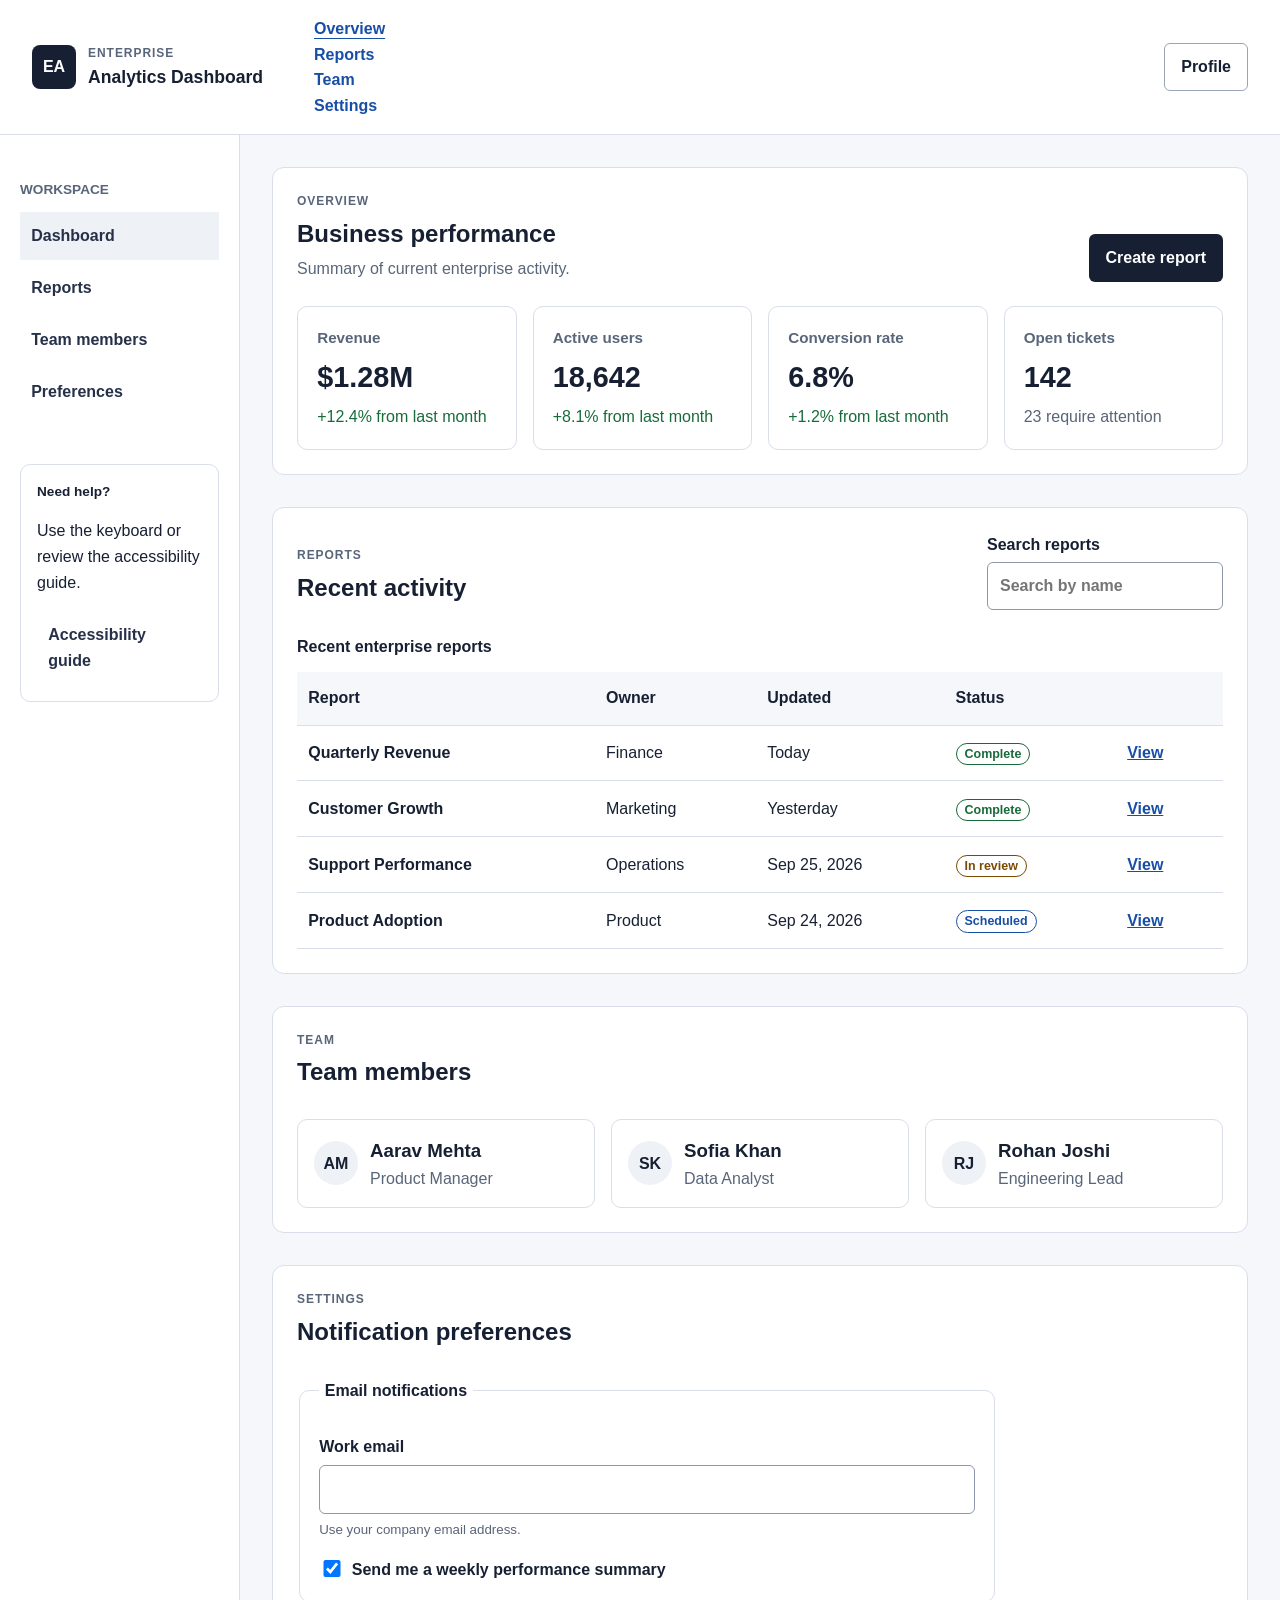
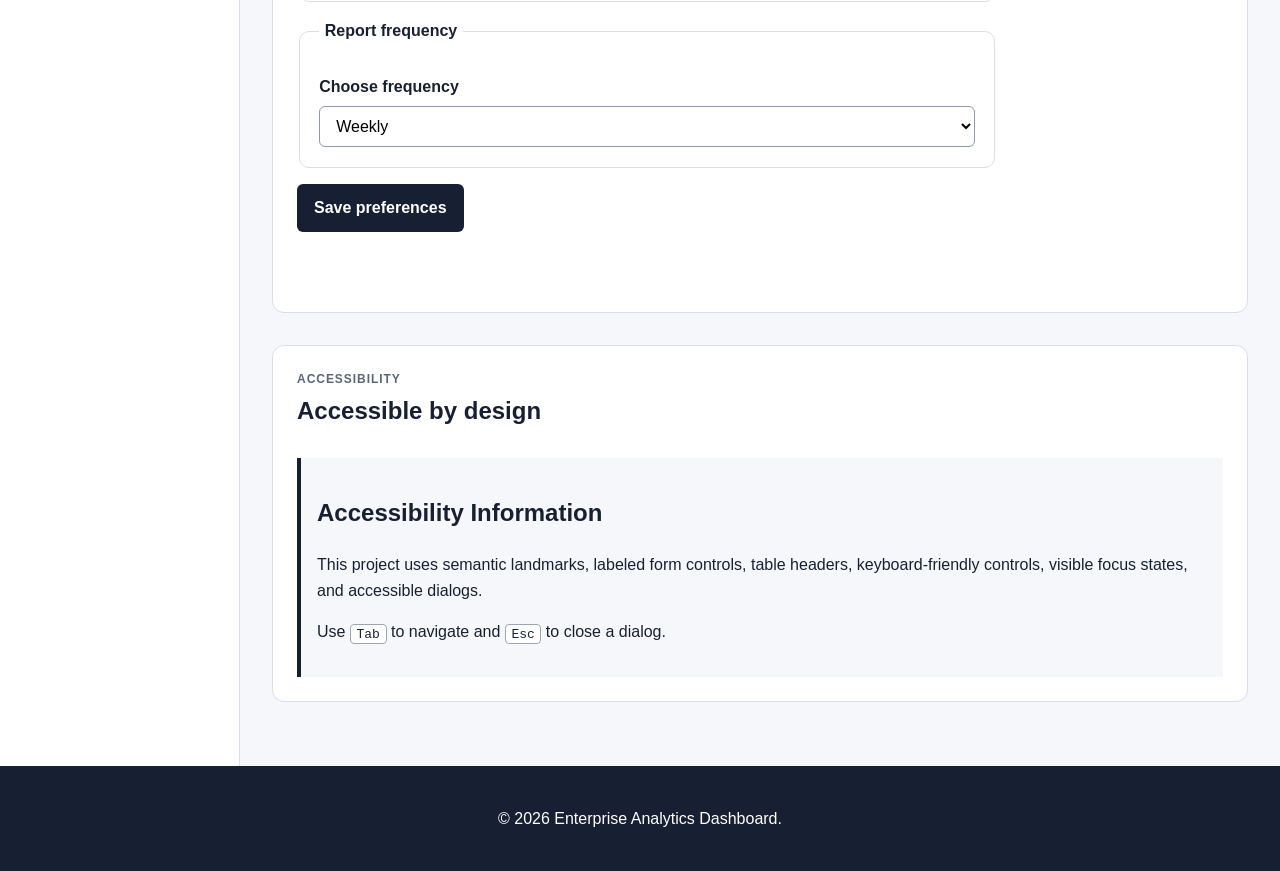
<file: index.html>
<!DOCTYPE html>
<html lang="en">
<head>
  <meta charset="UTF-8">
  <meta name="viewport" content="width=device-width, initial-scale=1.0">
  <meta name="description" content="Accessible enterprise dashboard using semantic HTML5 and WCAG 2.1 practices.">
  <title>Enterprise Analytics Dashboard</title>
  <link rel="stylesheet" href="styles.css">
</head>
<body>
  <a class="skip-link" href="#main-content">Skip to main content</a>

  <header class="site-header">
    <div class="brand">
      <div class="logo" aria-hidden="true">EA</div>
      <div>
        <p class="eyebrow">Enterprise</p>
        <h1>Analytics Dashboard</h1>
      </div>
    </div>

    <nav aria-label="Primary navigation">
    <ul class="primary-nav">
    <li><a href="index.html" aria-current="page">Overview</a></li>
    <li><a href="reports.html">Reports</a></li>
    <li><a href="team.html">Team</a></li>
    <li><a href="settings.html">Settings</a></li>
</ul>
    </nav>

    <button class="btn secondary" id="profileBtn" type="button">Profile</button>
  </header>

  <div class="layout">
    <aside class="sidebar" aria-label="Dashboard sidebar">
      <h2>Workspace</h2>
    <nav aria-label="Workspace navigation">
    <ul>
        <li><a class="active" href="index.html">Dashboard</a></li>
        <li><a href="reports.html">Reports</a></li>
        <li><a href="team.html">Team members</a></li>
        <li><a href="settings.html">Preferences</a></li>
    </ul>
</nav>

      <section class="help-box" aria-labelledby="help-heading">
        <h2 id="help-heading">Need help?</h2>
        <p>Use the keyboard or review the accessibility guide.</p>
        <a href="#accessibility">Accessibility guide</a>
      </section>
    </aside>

    <main id="main-content" tabindex="-1">
      <section id="overview" aria-labelledby="overview-heading">
        <div class="section-heading">
          <div>
            <p class="eyebrow">Overview</p>
            <h2 id="overview-heading">Business performance</h2>
            <p>Summary of current enterprise activity.</p>
          </div>
          <button class="btn primary" id="reportBtn" type="button">Create report</button>
        </div>

        <div class="metrics">
          <article class="card">
            <h3>Revenue</h3>
            <p class="metric">$1.28M</p>
            <p class="positive">+12.4% from last month</p>
          </article>
          <article class="card">
            <h3>Active users</h3>
            <p class="metric">18,642</p>
            <p class="positive">+8.1% from last month</p>
          </article>
          <article class="card">
            <h3>Conversion rate</h3>
            <p class="metric">6.8%</p>
            <p class="positive">+1.2% from last month</p>
          </article>
          <article class="card">
            <h3>Open tickets</h3>
            <p class="metric">142</p>
            <p class="neutral">23 require attention</p>
          </article>
        </div>
      </section>

      <section id="reports" aria-labelledby="reports-heading">
        <div class="section-heading">
          <div>
            <p class="eyebrow">Reports</p>
            <h2 id="reports-heading">Recent activity</h2>
          </div>
          <div class="search">
            <label for="reportSearch">Search reports</label>
            <input id="reportSearch" type="search" placeholder="Search by name">
          </div>
        </div>

        <div class="table-wrap">
          <table>
            <caption>Recent enterprise reports</caption>
            <thead>
              <tr>
                <th scope="col">Report</th>
                <th scope="col">Owner</th>
                <th scope="col">Updated</th>
                <th scope="col">Status</th>
                <th scope="col"><span class="sr-only">Action</span></th>
              </tr>
            </thead>
            <tbody id="reportTable">
              <tr>
                <th scope="row">Quarterly Revenue</th>
                <td>Finance</td>
                <td>Today</td>
                <td><span class="status complete">Complete</span></td>
                <td><button class="link-btn view-btn" type="button">View</button></td>
              </tr>
              <tr>
                <th scope="row">Customer Growth</th>
                <td>Marketing</td>
                <td>Yesterday</td>
                <td><span class="status complete">Complete</span></td>
                <td><button class="link-btn view-btn" type="button">View</button></td>
              </tr>
              <tr>
                <th scope="row">Support Performance</th>
                <td>Operations</td>
                <td>Sep 25, 2026</td>
                <td><span class="status review">In review</span></td>
                <td><button class="link-btn view-btn" type="button">View</button></td>
              </tr>
              <tr>
                <th scope="row">Product Adoption</th>
                <td>Product</td>
                <td>Sep 24, 2026</td>
                <td><span class="status scheduled">Scheduled</span></td>
                <td><button class="link-btn view-btn" type="button">View</button></td>
              </tr>
            </tbody>
          </table>
        </div>
      </section>

      <section id="team" aria-labelledby="team-heading">
        <div class="section-heading">
          <div>
            <p class="eyebrow">Team</p>
            <h2 id="team-heading">Team members</h2>
          </div>
        </div>

        <div class="team-grid">
          <article class="person">
            <div class="avatar" aria-hidden="true">AM</div>
            <div><h3>Aarav Mehta</h3><p>Product Manager</p></div>
          </article>
          <article class="person">
            <div class="avatar" aria-hidden="true">SK</div>
            <div><h3>Sofia Khan</h3><p>Data Analyst</p></div>
          </article>
          <article class="person">
            <div class="avatar" aria-hidden="true">RJ</div>
            <div><h3>Rohan Joshi</h3><p>Engineering Lead</p></div>
          </article>
        </div>
      </section>

      <section id="settings" aria-labelledby="settings-heading">
        <div class="section-heading">
          <div>
            <p class="eyebrow">Settings</p>
            <h2 id="settings-heading">Notification preferences</h2>
          </div>
        </div>

        <form id="settingsForm">
          <fieldset>
            <legend>Email notifications</legend>
            <div class="form-row">
              <label for="email">Work email</label>
              <input id="email" name="email" type="email" autocomplete="email"
                     required aria-describedby="emailHelp">
              <small id="emailHelp">Use your company email address.</small>
            </div>
            <div class="checkbox-row">
              <input id="weekly" name="weekly" type="checkbox" checked>
              <label for="weekly">Send me a weekly performance summary</label>
            </div>
          </fieldset>

          <fieldset>
            <legend>Report frequency</legend>
            <div class="form-row">
              <label for="frequency">Choose frequency</label>
              <select id="frequency" name="frequency">
                <option value="daily">Daily</option>
                <option value="weekly" selected>Weekly</option>
                <option value="monthly">Monthly</option>
              </select>
            </div>
          </fieldset>

          <button class="btn primary" type="submit">Save preferences</button>
          <p id="formMessage" role="status" aria-live="polite"></p>
        </form>
      </section>

      <section id="accessibility" aria-labelledby="accessibility-heading">
        <div class="section-heading">
          <div>
            <p class="eyebrow">Accessibility</p>
            <h2 id="accessibility-heading">Accessible by design</h2>
          </div>
        </div>
        <article class="info-box">
    <h2>Accessibility Information</h2>
    <p>This project uses semantic landmarks, labeled form controls, table headers, keyboard-friendly controls, visible focus states, and accessible dialogs.</p>
    <p>Use <kbd>Tab</kbd> to navigate and <kbd>Esc</kbd> to close a dialog.</p>
</article>
      </section>
    </main>
  </div>

  <footer class="site-footer">
    <p>&copy; 2026 Enterprise Analytics Dashboard.</p>
  </footer>

  <dialog id="reportDialog" aria-labelledby="dialogTitle">
    <form method="dialog" id="reportForm" class="dialog-card">
      <button class="close-btn" value="cancel" aria-label="Close dialog">&times;</button>
      <h2 id="dialogTitle">Create a report</h2>
      <p>Enter the report details.</p>

      <div class="form-row">
        <label for="reportName">Report name</label>
        <input id="reportName" name="reportName" type="text" minlength="3" required
               aria-describedby="reportHelp">
        <small id="reportHelp">Minimum 3 characters.</small>
      </div>

      <div class="form-row">
        <label for="reportType">Report type</label>
        <select id="reportType" name="reportType" required>
          <option value="">Select a type</option>
          <option>Revenue</option>
          <option>Customer Growth</option>
          <option>Support Performance</option>
        </select>
      </div>

      <div class="dialog-actions">
        <button class="btn secondary" value="cancel">Cancel</button>
        <button class="btn primary" id="createReport" value="default">Create report</button>
      </div>
    </form>
  </dialog>

  <dialog id="profileDialog" aria-labelledby="profileTitle">
    <form method="dialog" class="dialog-card">
      <button class="close-btn" value="cancel" aria-label="Close profile dialog">&times;</button>
      <h2 id="profileTitle">Profile</h2>
      <p>Enterprise Analytics workspace profile.</p>
      <div class="dialog-actions">
        <button class="btn primary" value="cancel">Close</button>
      </div>
    </form>
  </dialog>

  <script src="script.js"></script>
</body>
</html>
</file>
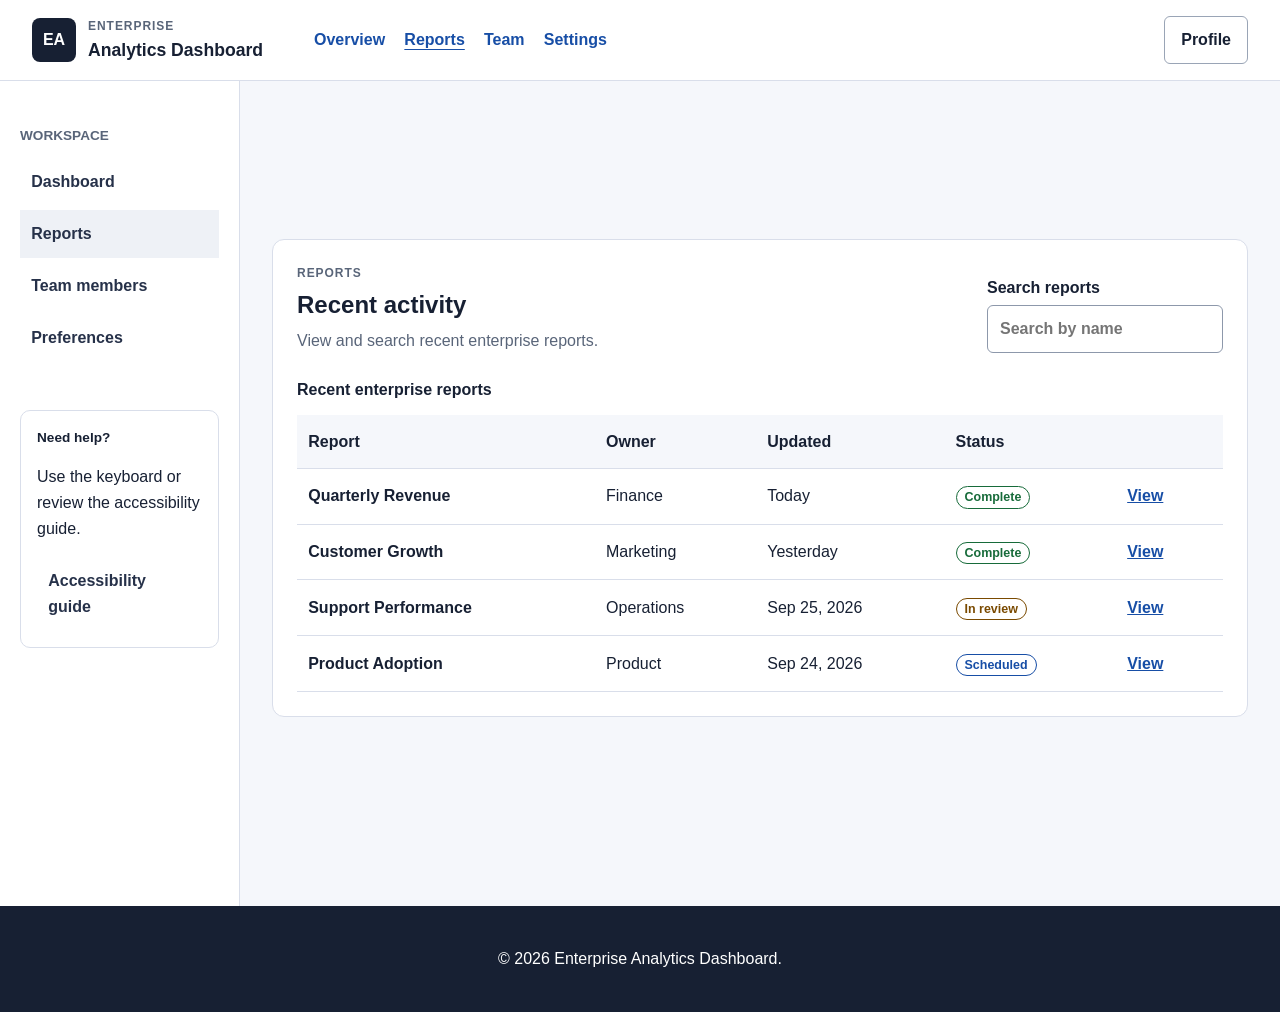
<file: reports.html>
<!DOCTYPE html>
<html lang="en">
<head>
  <meta charset="UTF-8">
  <meta name="viewport" content="width=device-width, initial-scale=1.0">
  <meta name="description" content="Enterprise reports dashboard with accessible tables and search.">
  <title>Reports - Enterprise Analytics Dashboard</title>
  <link rel="stylesheet" href="styles.css">
</head>

<body>
  <a class="skip-link" href="#main-content">Skip to main content</a>

  <header class="site-header">
    <div class="brand">
      <div class="logo" aria-hidden="true">EA</div>
      <div>
        <p class="eyebrow">Enterprise</p>
        <h1>Analytics Dashboard</h1>
      </div>
    </div>

    <nav class="primary-nav" aria-label="Primary navigation">
      <ul>
        <li><a href="index.html">Overview</a></li>
        <li><a href="reports.html" aria-current="page">Reports</a></li>
        <li><a href="team.html">Team</a></li>
        <li><a href="settings.html">Settings</a></li>
      </ul>
    </nav>

    <button class="btn secondary" id="profileBtn" type="button">
      Profile
    </button>
  </header>

  <div class="layout">

    <aside class="sidebar" aria-label="Dashboard sidebar">
      <h2>Workspace</h2>

      <nav aria-label="Workspace navigation">
        <ul>
          <li><a href="index.html">Dashboard</a></li>
          <li><a class="active" href="reports.html">Reports</a></li>
          <li><a href="team.html">Team members</a></li>
          <li><a href="settings.html">Preferences</a></li>
        </ul>
      </nav>

      <section class="help-box" aria-labelledby="help-heading">
        <h2 id="help-heading">Need help?</h2>
        <p>Use the keyboard or review the accessibility guide.</p>
        <a href="index.html#accessibility">Accessibility guide</a>
      </section>
    </aside>

    <main id="main-content" tabindex="-1">

      <section aria-labelledby="reports-heading">

        <div class="section-heading">
          <div>
            <p class="eyebrow">Reports</p>
            <h2 id="reports-heading">Recent activity</h2>
            <p>View and search recent enterprise reports.</p>
          </div>

          <div class="search">
            <label for="reportSearch">Search reports</label>
            <input
              id="reportSearch"
              type="search"
              placeholder="Search by name"
            >
          </div>
        </div>

        <div class="table-wrap">
          <table>
            <caption>Recent enterprise reports</caption>

            <thead>
              <tr>
                <th scope="col">Report</th>
                <th scope="col">Owner</th>
                <th scope="col">Updated</th>
                <th scope="col">Status</th>
                <th scope="col">
                  <span class="sr-only">Action</span>
                </th>
              </tr>
            </thead>

            <tbody id="reportTable">
              <tr>
                <th scope="row">Quarterly Revenue</th>
                <td>Finance</td>
                <td>Today</td>
                <td>
                  <span class="status complete">Complete</span>
                </td>
                <td>
                  <button class="link-btn view-btn" type="button">
                    View
                  </button>
                </td>
              </tr>

              <tr>
                <th scope="row">Customer Growth</th>
                <td>Marketing</td>
                <td>Yesterday</td>
                <td>
                  <span class="status complete">Complete</span>
                </td>
                <td>
                  <button class="link-btn view-btn" type="button">
                    View
                  </button>
                </td>
              </tr>

              <tr>
                <th scope="row">Support Performance</th>
                <td>Operations</td>
                <td>Sep 25, 2026</td>
                <td>
                  <span class="status review">In review</span>
                </td>
                <td>
                  <button class="link-btn view-btn" type="button">
                    View
                  </button>
                </td>
              </tr>

              <tr>
                <th scope="row">Product Adoption</th>
                <td>Product</td>
                <td>Sep 24, 2026</td>
                <td>
                  <span class="status scheduled">Scheduled</span>
                </td>
                <td>
                  <button class="link-btn view-btn" type="button">
                    View
                  </button>
                </td>
              </tr>
            </tbody>
          </table>
        </div>

      </section>

    </main>
  </div>

  <footer class="site-footer">
    <p>&copy; 2026 Enterprise Analytics Dashboard.</p>
  </footer>

  <script src="script.js"></script>
</body>
</html>
</file>
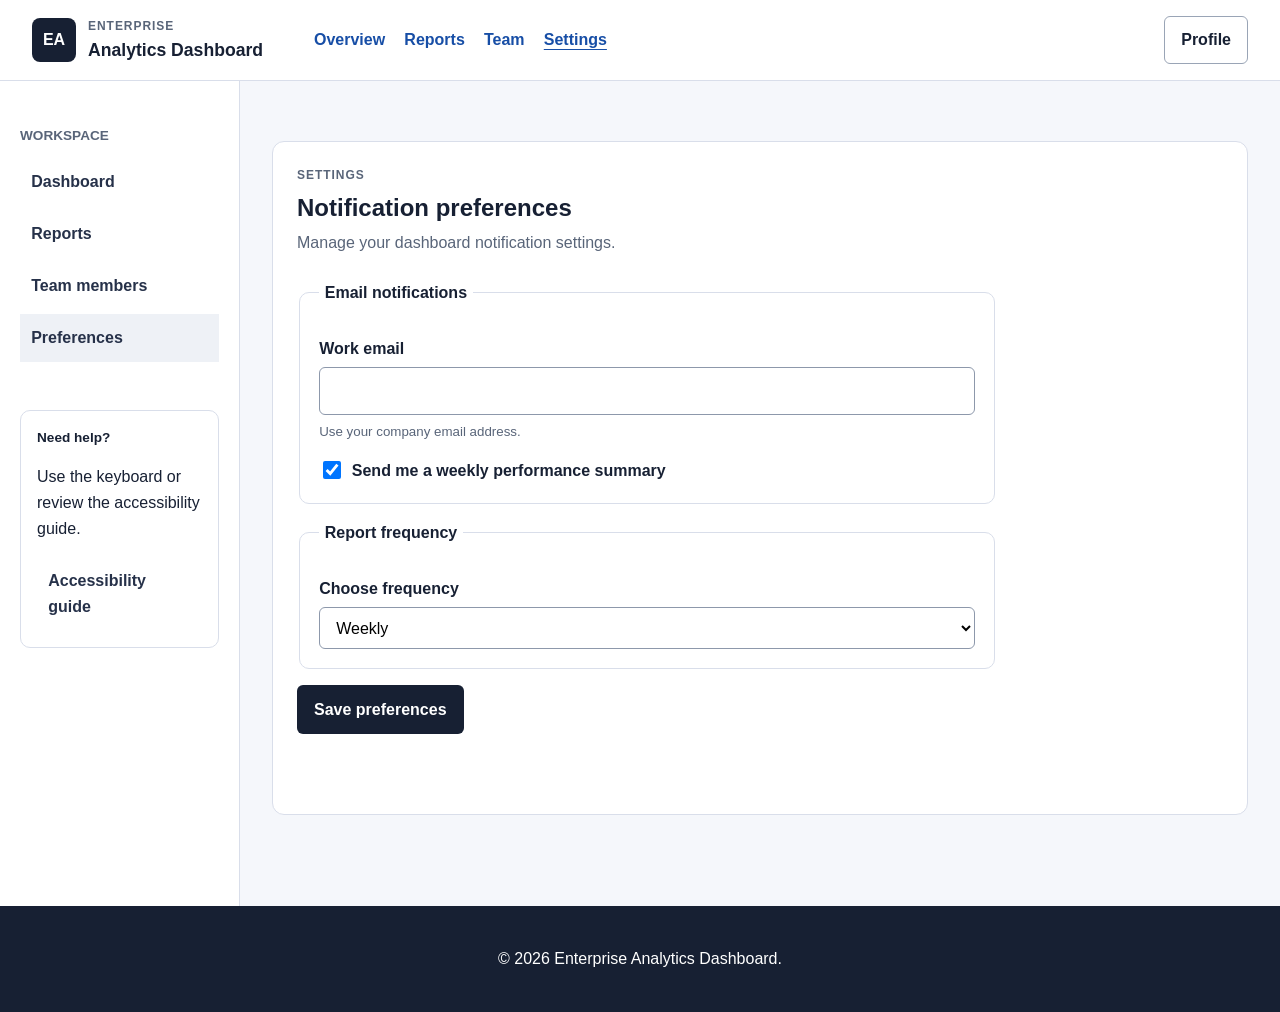
<file: settings.html>
<!DOCTYPE html>
<html lang="en">
<head>
  <meta charset="UTF-8">
  <meta name="viewport" content="width=device-width, initial-scale=1.0">
  <meta name="description" content="Enterprise dashboard notification and report preferences.">
  <title>Settings - Enterprise Analytics Dashboard</title>
  <link rel="stylesheet" href="styles.css">
</head>

<body>
  <a class="skip-link" href="#main-content">Skip to main content</a>

  <header class="site-header">
    <div class="brand">
      <div class="logo" aria-hidden="true">EA</div>
      <div>
        <p class="eyebrow">Enterprise</p>
        <h1>Analytics Dashboard</h1>
      </div>
    </div>

    <nav class="primary-nav" aria-label="Primary navigation">
      <ul>
        <li><a href="index.html">Overview</a></li>
        <li><a href="reports.html">Reports</a></li>
        <li><a href="team.html">Team</a></li>
        <li><a href="settings.html" aria-current="page">Settings</a></li>
      </ul>
    </nav>

    <button class="btn secondary" id="profileBtn" type="button">
      Profile
    </button>
  </header>

  <div class="layout">

    <aside class="sidebar" aria-label="Dashboard sidebar">
      <h2>Workspace</h2>

      <nav aria-label="Workspace navigation">
        <ul>
          <li><a href="index.html">Dashboard</a></li>
          <li><a href="reports.html">Reports</a></li>
          <li><a href="team.html">Team members</a></li>
          <li><a class="active" href="settings.html">Preferences</a></li>
        </ul>
      </nav>

      <section class="help-box" aria-labelledby="help-heading">
        <h2 id="help-heading">Need help?</h2>
        <p>Use the keyboard or review the accessibility guide.</p>
        <a href="index.html#accessibility">Accessibility guide</a>
      </section>
    </aside>

    <main id="main-content" tabindex="-1">

      <section aria-labelledby="settings-heading">

        <div class="section-heading">
          <div>
            <p class="eyebrow">Settings</p>
            <h2 id="settings-heading">Notification preferences</h2>
            <p>Manage your dashboard notification settings.</p>
          </div>
        </div>

        <form id="settingsForm">

          <fieldset>
            <legend>Email notifications</legend>

            <div class="form-row">
              <label for="email">Work email</label>

              <input
                id="email"
                name="email"
                type="email"
                autocomplete="email"
                required
                aria-describedby="emailHelp"
              >

              <small id="emailHelp">
                Use your company email address.
              </small>
            </div>

            <div class="checkbox-row">
              <input
                id="weekly"
                name="weekly"
                type="checkbox"
                checked
              >

              <label for="weekly">
                Send me a weekly performance summary
              </label>
            </div>
          </fieldset>

          <fieldset>
            <legend>Report frequency</legend>

            <div class="form-row">
              <label for="frequency">Choose frequency</label>

              <select id="frequency" name="frequency">
                <option value="daily">Daily</option>
                <option value="weekly" selected>Weekly</option>
                <option value="monthly">Monthly</option>
              </select>
            </div>
          </fieldset>

          <button class="btn primary" type="submit">
            Save preferences
          </button>

          <p id="formMessage" role="status" aria-live="polite"></p>

        </form>

      </section>

    </main>
  </div>

  <footer class="site-footer">
    <p>&copy; 2026 Enterprise Analytics Dashboard.</p>
  </footer>

  <script src="script.js"></script>
</body>
</html>
</file>
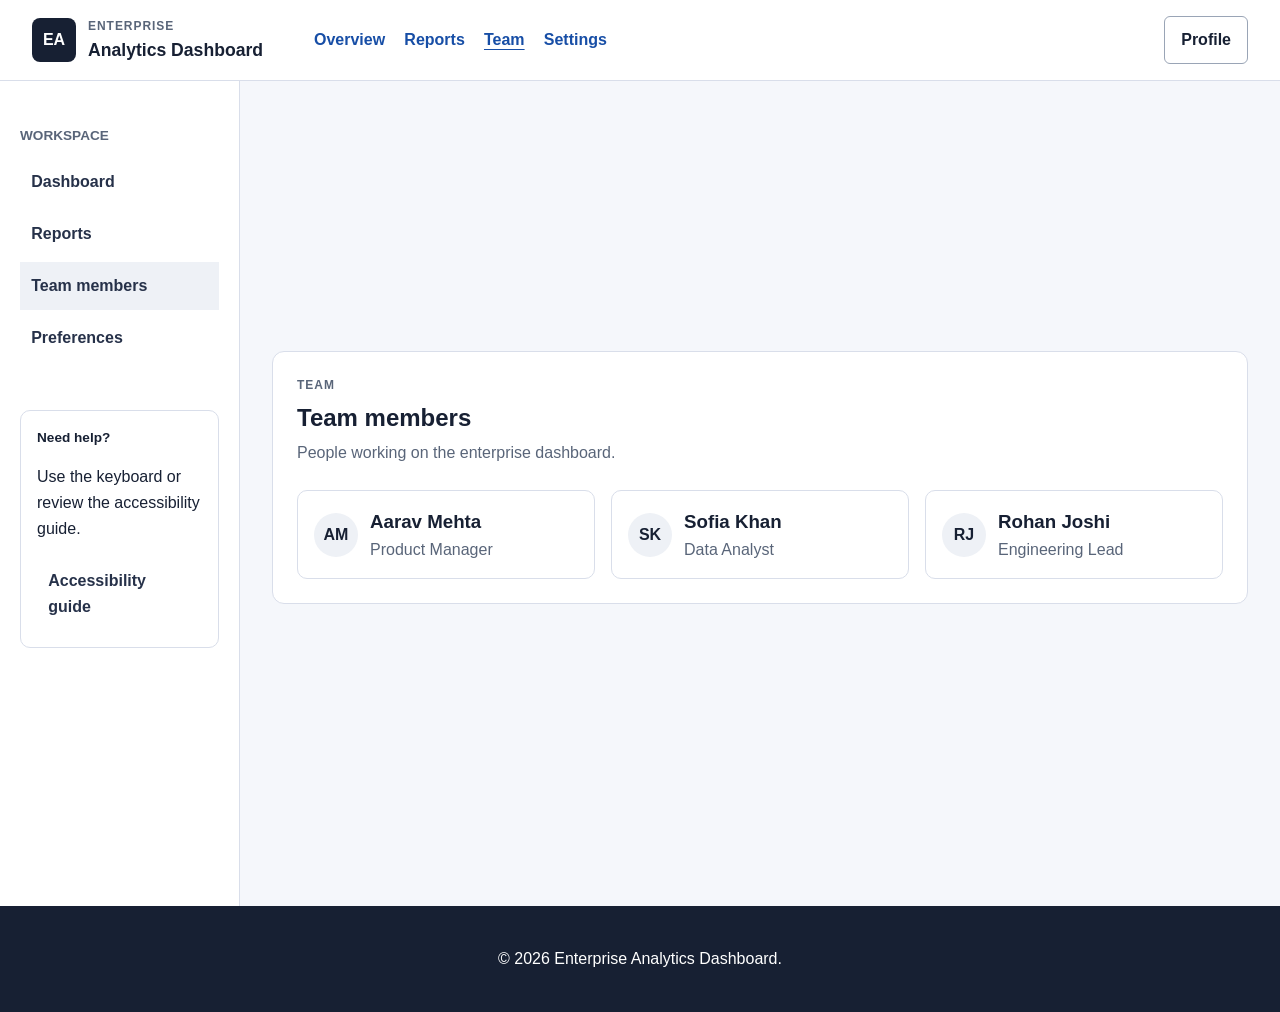
<file: team.html>
<!DOCTYPE html>
<html lang="en">
<head>
  <meta charset="UTF-8">
  <meta name="viewport" content="width=device-width, initial-scale=1.0">
  <meta name="description" content="Enterprise team members dashboard.">
  <title>Team - Enterprise Analytics Dashboard</title>
  <link rel="stylesheet" href="styles.css">
</head>

<body>
  <a class="skip-link" href="#main-content">Skip to main content</a>

  <header class="site-header">
    <div class="brand">
      <div class="logo" aria-hidden="true">EA</div>
      <div>
        <p class="eyebrow">Enterprise</p>
        <h1>Analytics Dashboard</h1>
      </div>
    </div>

    <nav class="primary-nav" aria-label="Primary navigation">
      <ul>
        <li><a href="index.html">Overview</a></li>
        <li><a href="reports.html">Reports</a></li>
        <li><a href="team.html" aria-current="page">Team</a></li>
        <li><a href="settings.html">Settings</a></li>
      </ul>
    </nav>

    <button class="btn secondary" id="profileBtn" type="button">
      Profile
    </button>
  </header>

  <div class="layout">

    <aside class="sidebar" aria-label="Dashboard sidebar">
      <h2>Workspace</h2>

      <nav aria-label="Workspace navigation">
        <ul>
          <li><a href="index.html">Dashboard</a></li>
          <li><a href="reports.html">Reports</a></li>
          <li><a class="active" href="team.html">Team members</a></li>
          <li><a href="settings.html">Preferences</a></li>
        </ul>
      </nav>

      <section class="help-box" aria-labelledby="help-heading">
        <h2 id="help-heading">Need help?</h2>
        <p>Use the keyboard or review the accessibility guide.</p>
        <a href="index.html#accessibility">Accessibility guide</a>
      </section>
    </aside>

    <main id="main-content" tabindex="-1">

      <section aria-labelledby="team-heading">

        <div class="section-heading">
          <div>
            <p class="eyebrow">Team</p>
            <h2 id="team-heading">Team members</h2>
            <p>People working on the enterprise dashboard.</p>
          </div>
        </div>

        <div class="team-grid">

          <article class="person">
            <div class="avatar" aria-hidden="true">AM</div>
            <div>
              <h3>Aarav Mehta</h3>
              <p>Product Manager</p>
            </div>
          </article>

          <article class="person">
            <div class="avatar" aria-hidden="true">SK</div>
            <div>
              <h3>Sofia Khan</h3>
              <p>Data Analyst</p>
            </div>
          </article>

          <article class="person">
            <div class="avatar" aria-hidden="true">RJ</div>
            <div>
              <h3>Rohan Joshi</h3>
              <p>Engineering Lead</p>
            </div>
          </article>

        </div>

      </section>

    </main>
  </div>

  <footer class="site-footer">
    <p>&copy; 2026 Enterprise Analytics Dashboard.</p>
  </footer>

  <script src="script.js"></script>
</body>
</html>
</file>
<file: styles.css>
:root {
  font-family: Arial, Helvetica, sans-serif;
  color: #172033;
  background: #f5f7fb;
  line-height: 1.6;
}

* { box-sizing: border-box; }

body { margin: 0; min-width: 320px; }
a { color: #174ea6; }
button, input, select { font: inherit; }

:focus-visible {
  outline: 3px solid #f0a000;
  outline-offset: 3px;
}

.skip-link {
  position: absolute;
  left: 1rem;
  top: -5rem;
  padding: .75rem 1rem;
  background: #172033;
  color: white;
  z-index: 10;
}
.skip-link:focus { top: 1rem; }

.site-header {
  display: flex;
  align-items: center;
  gap: 2rem;
  padding: 1rem 2rem;
  background: white;
  border-bottom: 1px solid #d9deea;
}

.brand { display: flex; align-items: center; gap: .75rem; min-width: 250px; }
.logo {
  width: 44px; height: 44px; display: grid; place-items: center;
  background: #172033; color: white; border-radius: 8px; font-weight: bold;
}
.brand h1, .brand p { margin: 0; }
.brand h1 { font-size: 1.1rem; }
.eyebrow { margin: 0; font-size: .75rem; font-weight: bold; text-transform: uppercase; letter-spacing: .08em; color: #596579; }

.primary-nav ul, .primary-nav {
  list-style: none; padding: 0; margin: 0;
}
.primary-nav { display: block; }
.primary-nav ul { display: flex; gap: 1.2rem; }
.primary-nav a { font-weight: bold; text-decoration: none; }
.primary-nav a[aria-current="page"] { text-decoration: underline; text-underline-offset: 4px; }

.site-header > .btn { margin-left: auto; }

.layout { display: grid; grid-template-columns: 240px minmax(0, 1fr); min-height: calc(100vh - 75px); }

.sidebar {
  padding: 2rem 1.25rem;
  background: white;
  border-right: 1px solid #d9deea;
}
.sidebar h2 { font-size: .85rem; text-transform: uppercase; color: #596579; }
.sidebar ul { list-style: none; padding: 0; margin: 0; }
.sidebar li { margin: .25rem 0; }
.sidebar a {
  display: block; padding: .7rem; text-decoration: none; font-weight: bold; color: #263149;
}
.sidebar a:hover, .sidebar a.active { background: #eef1f6; }
.help-box { margin-top: 3rem; padding: 1rem; border: 1px solid #d9deea; border-radius: 10px; }
.help-box h2 { margin-top: 0; color: #172033; text-transform: none; }

main { width: min(1200px, 100%); margin: auto; padding: 2rem; }
section {
  margin-bottom: 2rem; padding: 1.5rem; background: white;
  border: 1px solid #d9deea; border-radius: 12px;
}
.section-heading {
  display: flex; justify-content: space-between; align-items: flex-end;
  gap: 1rem; margin-bottom: 1.5rem;
}
.section-heading h2 { margin: .2rem 0; }
.section-heading p:not(.eyebrow) { margin: 0; color: #596579; }

.btn {
  border: 1px solid transparent; border-radius: 6px; padding: .65rem 1rem;
  cursor: pointer; font-weight: bold;
}
.primary { background: #172033; color: white; }
.primary:hover { background: #0c1423; }
.secondary { background: white; color: #172033; border-color: #9aa5b6; }

.metrics {
  display: grid; grid-template-columns: repeat(4, 1fr); gap: 1rem;
}
.card { padding: 1.2rem; border: 1px solid #d9deea; border-radius: 10px; }
.card h3 { margin: 0; color: #596579; font-size: .95rem; }
.metric { font-size: 1.8rem; font-weight: bold; margin: .25rem 0; }
.positive { color: #176b3a; margin: 0; }
.neutral { color: #596579; margin: 0; }

.search { display: grid; gap: .25rem; font-weight: bold; }
.search input, .form-row input, .form-row select {
  width: 100%; padding: .65rem .75rem; border: 1px solid #8d98ab;
  border-radius: 6px; background: white;
}

.table-wrap { overflow-x: auto; }
table { width: 100%; border-collapse: collapse; }
caption { text-align: left; font-weight: bold; margin-bottom: .75rem; }
th, td { padding: .85rem .7rem; border-bottom: 1px solid #d9deea; text-align: left; }
thead th { background: #f5f7fb; }
.status { border: 1px solid currentColor; border-radius: 999px; padding: .2rem .5rem; font-size: .78rem; font-weight: bold; }
.complete { color: #176b3a; }
.review { color: #7a4a00; }
.scheduled { color: #174ea6; }
.link-btn { border: 0; background: transparent; color: #174ea6; text-decoration: underline; cursor: pointer; font-weight: bold; }

.team-grid { display: grid; grid-template-columns: repeat(3, 1fr); gap: 1rem; }
.person { display: flex; align-items: center; gap: .75rem; padding: 1rem; border: 1px solid #d9deea; border-radius: 10px; }
.person h3, .person p { margin: 0; }
.person p { color: #596579; }
.avatar { width: 44px; height: 44px; border-radius: 50%; display: grid; place-items: center; background: #eef1f6; font-weight: bold; }

form { max-width: 700px; }
fieldset { margin-bottom: 1rem; padding: 1.2rem; border: 1px solid #d9deea; border-radius: 10px; }
legend { font-weight: bold; padding: 0 .35rem; }
.form-row { display: grid; gap: .35rem; margin-top: .7rem; }
.form-row label, .checkbox-row label { font-weight: bold; }
.form-row small { color: #596579; }
.checkbox-row { display: grid; grid-template-columns: auto 1fr; gap: .5rem; margin-top: 1rem; }
.checkbox-row input { width: 1.1rem; height: 1.1rem; }
#formMessage { min-height: 1.5em; font-weight: bold; }

.info-box { padding: 1rem; background: #f5f7fb; border-left: 4px solid #172033; }
kbd { padding: .1rem .35rem; border: 1px solid #9aa5b6; border-radius: 4px; background: white; }

.site-footer { padding: 1.5rem; text-align: center; background: #172033; color: white; }

dialog {
  width: min(520px, calc(100% - 2rem)); padding: 0; border: 0;
  border-radius: 12px; box-shadow: 0 20px 60px rgb(0 0 0 / 25%);
}
dialog::backdrop { background: rgb(0 0 0 / 55%); }
.dialog-card { position: relative; padding: 2rem; }
.dialog-card h2 { margin-top: 0; }
.close-btn {
  position: absolute; right: .75rem; top: .75rem; width: 40px; height: 40px;
  border: 1px solid #9aa5b6; background: white; cursor: pointer; font-size: 1.4rem;
}
.dialog-actions { display: flex; justify-content: flex-end; gap: .75rem; margin-top: 1.5rem; }

.sr-only {
  position: absolute; width: 1px; height: 1px; padding: 0; margin: -1px;
  overflow: hidden; clip: rect(0, 0, 0, 0); white-space: nowrap; border: 0;
}

@media (max-width: 900px) {
  .site-header { flex-wrap: wrap; }
  .layout { grid-template-columns: 1fr; }
  .sidebar { border-right: 0; border-bottom: 1px solid #d9deea; }
  .metrics { grid-template-columns: repeat(2, 1fr); }
  .team-grid { grid-template-columns: 1fr; }
}
@media (max-width: 620px) {
  .site-header, main { padding: 1rem; }
  .site-header > .btn { margin-left: 0; }
  .primary-nav { width: 100%; }
  .primary-nav ul { flex-wrap: wrap; gap: .8rem; }
  .section-heading { flex-direction: column; align-items: flex-start; }
  .metrics { grid-template-columns: 1fr; }
}
</file>
